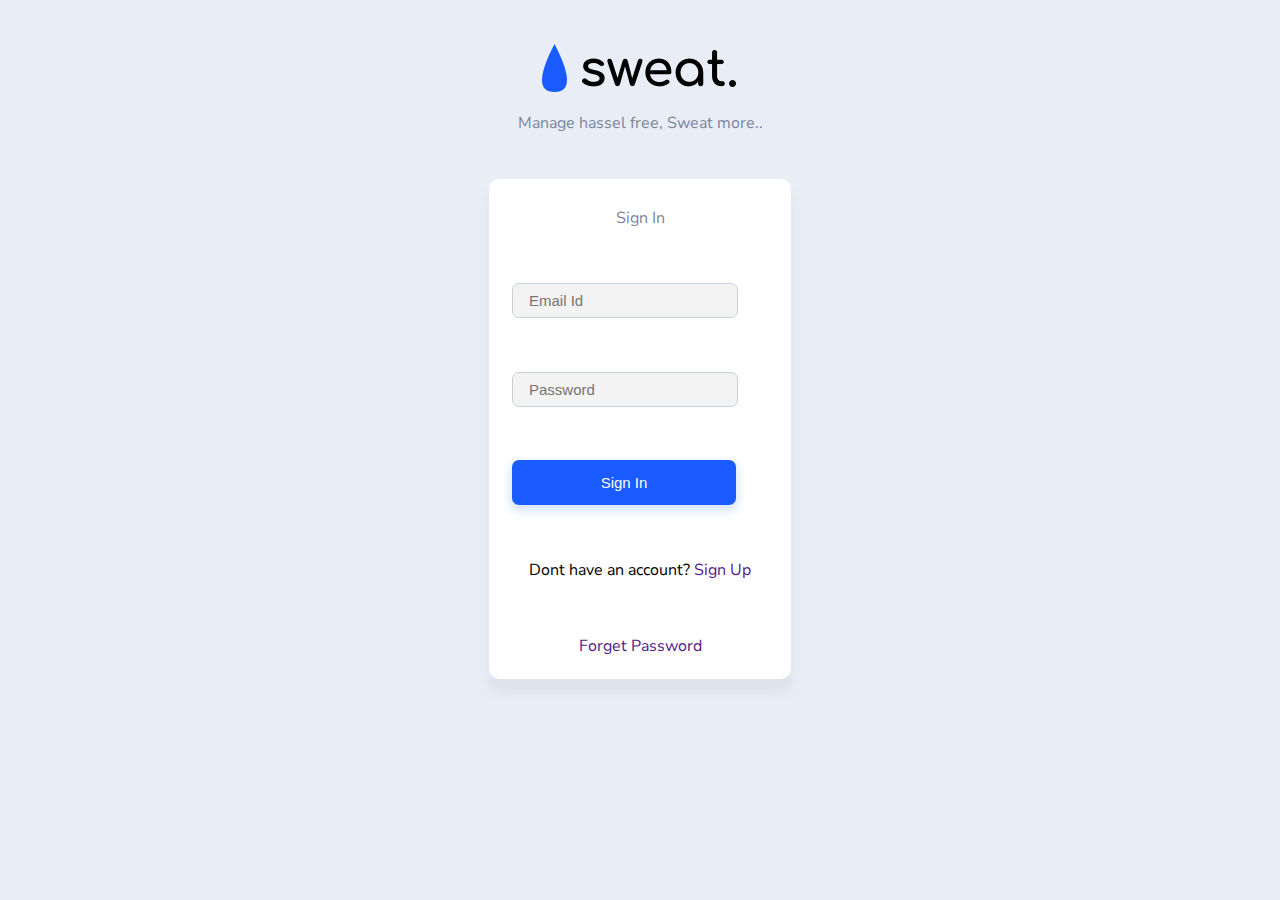
<file: Work_1/Work_1.html>
<!DOCTYPE html>
<html>
    <head>
        <link href="./stylesheet.css" rel="stylesheet" type="text/css">
        <link href="https://fonts.googleapis.com/css?family=Nunito+Sans" rel="stylesheet">
    </head>
    <body>
        <img src="./2018-02-01.png" class="logo" alt="Logo"><br>
        <label class="caption-in-grey">Manage hassel free, Sweat more.. </label>
        <div class="login-container" align="center">
            <label class="caption-in-grey">Sign In</label>
            <input type="text" class="text-box" placeholder="Email Id">
            <input type="text" class="text-box" placeholder="Password">
            <input type="button" class="primary-button" value="Sign In">
            <label>Dont have an account? <a href="" >Sign Up</a></label>
            <a href="" class="gryLbl" >Forget Password</a>
        </div>
    </body>
</html>
</file>
<file: Work_1/stylesheet.css>
/*common*/
body{
    background-color: #e9eef6;
    text-align: center;
    font-family: Nunito Sans;
    font-weight: normal;
    font-style: normal;
    font-stretch: normal;
    line-height: normal;
    letter-spacing: normal;
    text-align: center;
}
.caption-in-grey{
    color: #79859c;
}

.logo{
    margin-top: 2vh;
}
.login-container{
    width: 20vw;
    height: 50vh;
    border-radius: 10px;
    background-color: #ffffff;
    box-shadow: 0 12px 11px 2px rgba(28, 44, 74, 0.05);
    display: flex;
    flex-direction: column;
    padding: 28px 23px 22px 23px;
    justify-content: space-between;
	margin:0 auto;
	margin-top:5vh;
}
.text-box{
    width: 15vw;
    height: 1vh;
    border-radius: 7px;
    background-color: #f3f3f3;
    border: solid 1px #c9d0db;
    padding: 12px 16px 12px 16px;
    font-size: 15px;
    line-height:0;
}
.primary-button{
    width: 17.5vw;
    height: 5vh;
    border-radius: 7px;
    background-color: #1a5bff;
    box-shadow: 0 4px 10px 2px rgba(70, 129, 227, 0.21);
    border: none;
    color: white;
	font-size: 15px;
}
a{
    text-decoration: none;

}


.head{
    font-size: 37px;
    margin-top: 25px;
 
}
.belhead{
    font-size: 15px;

}
</file>
